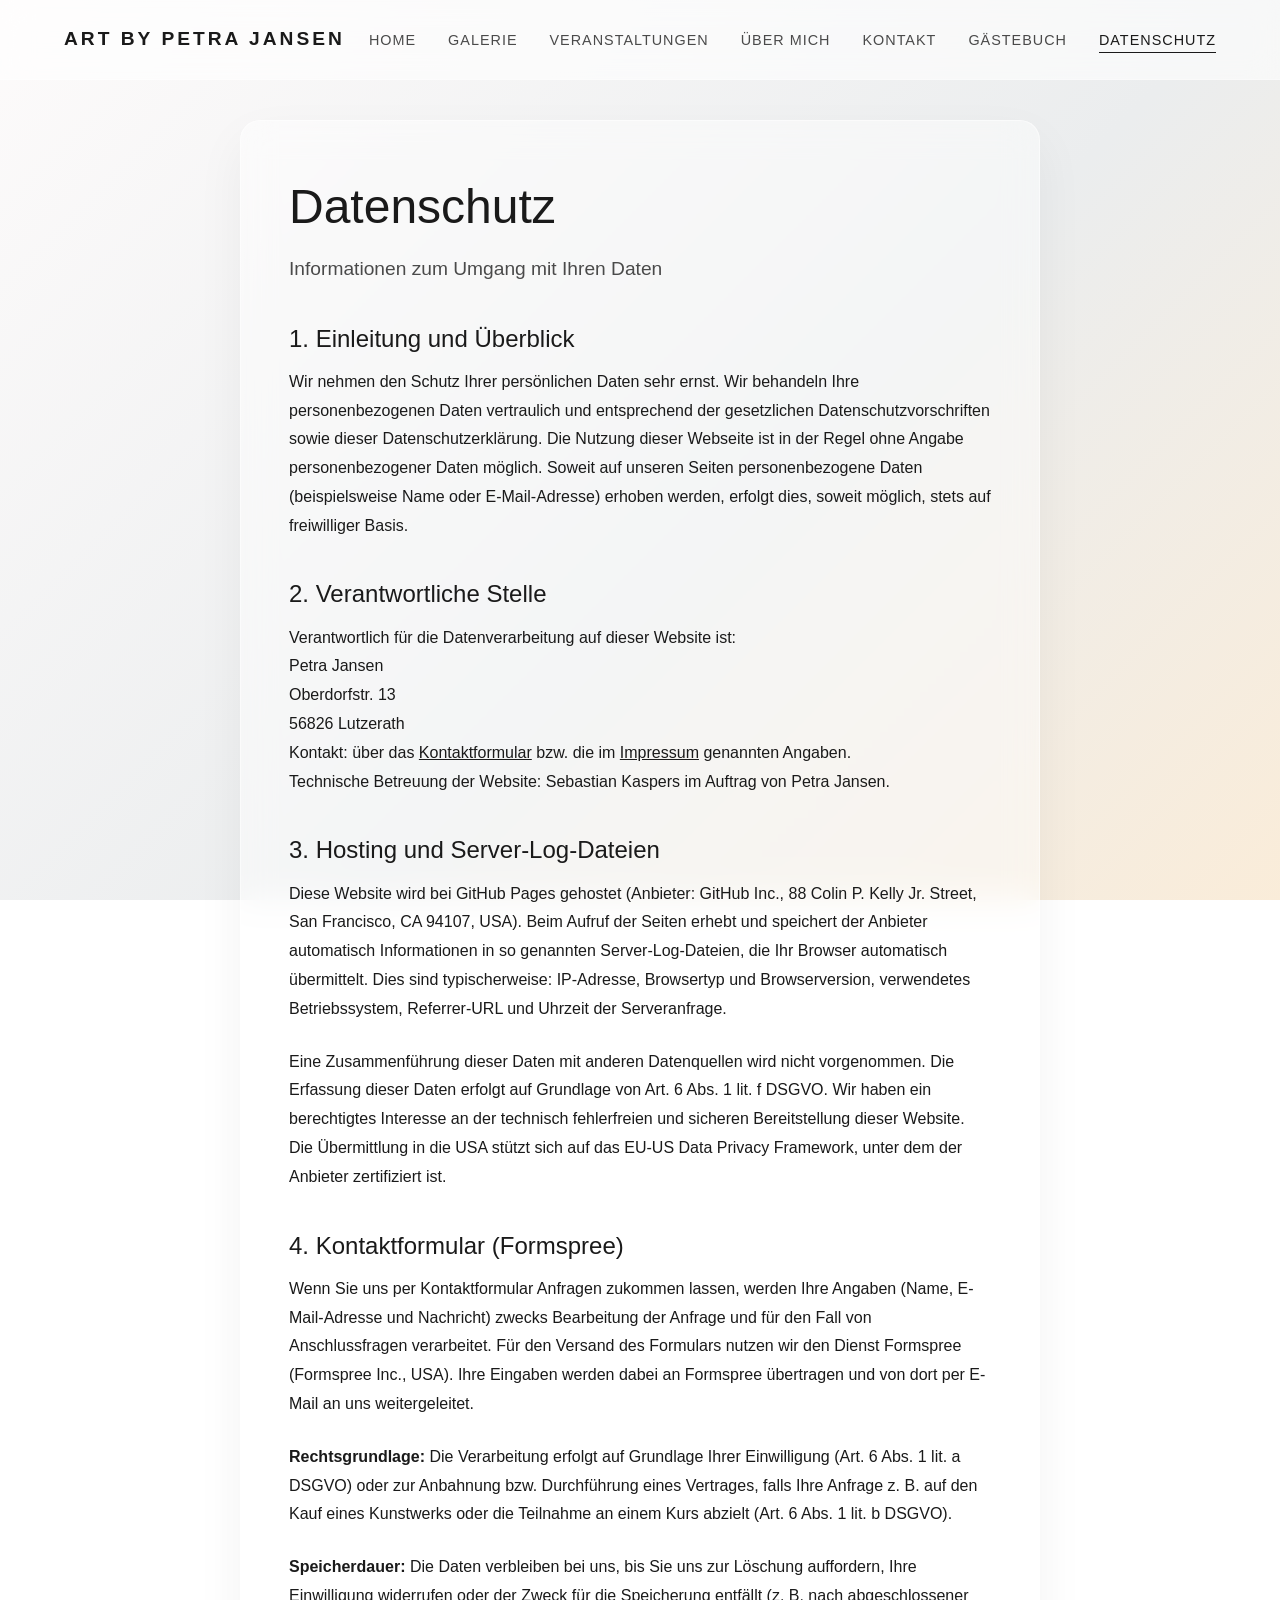
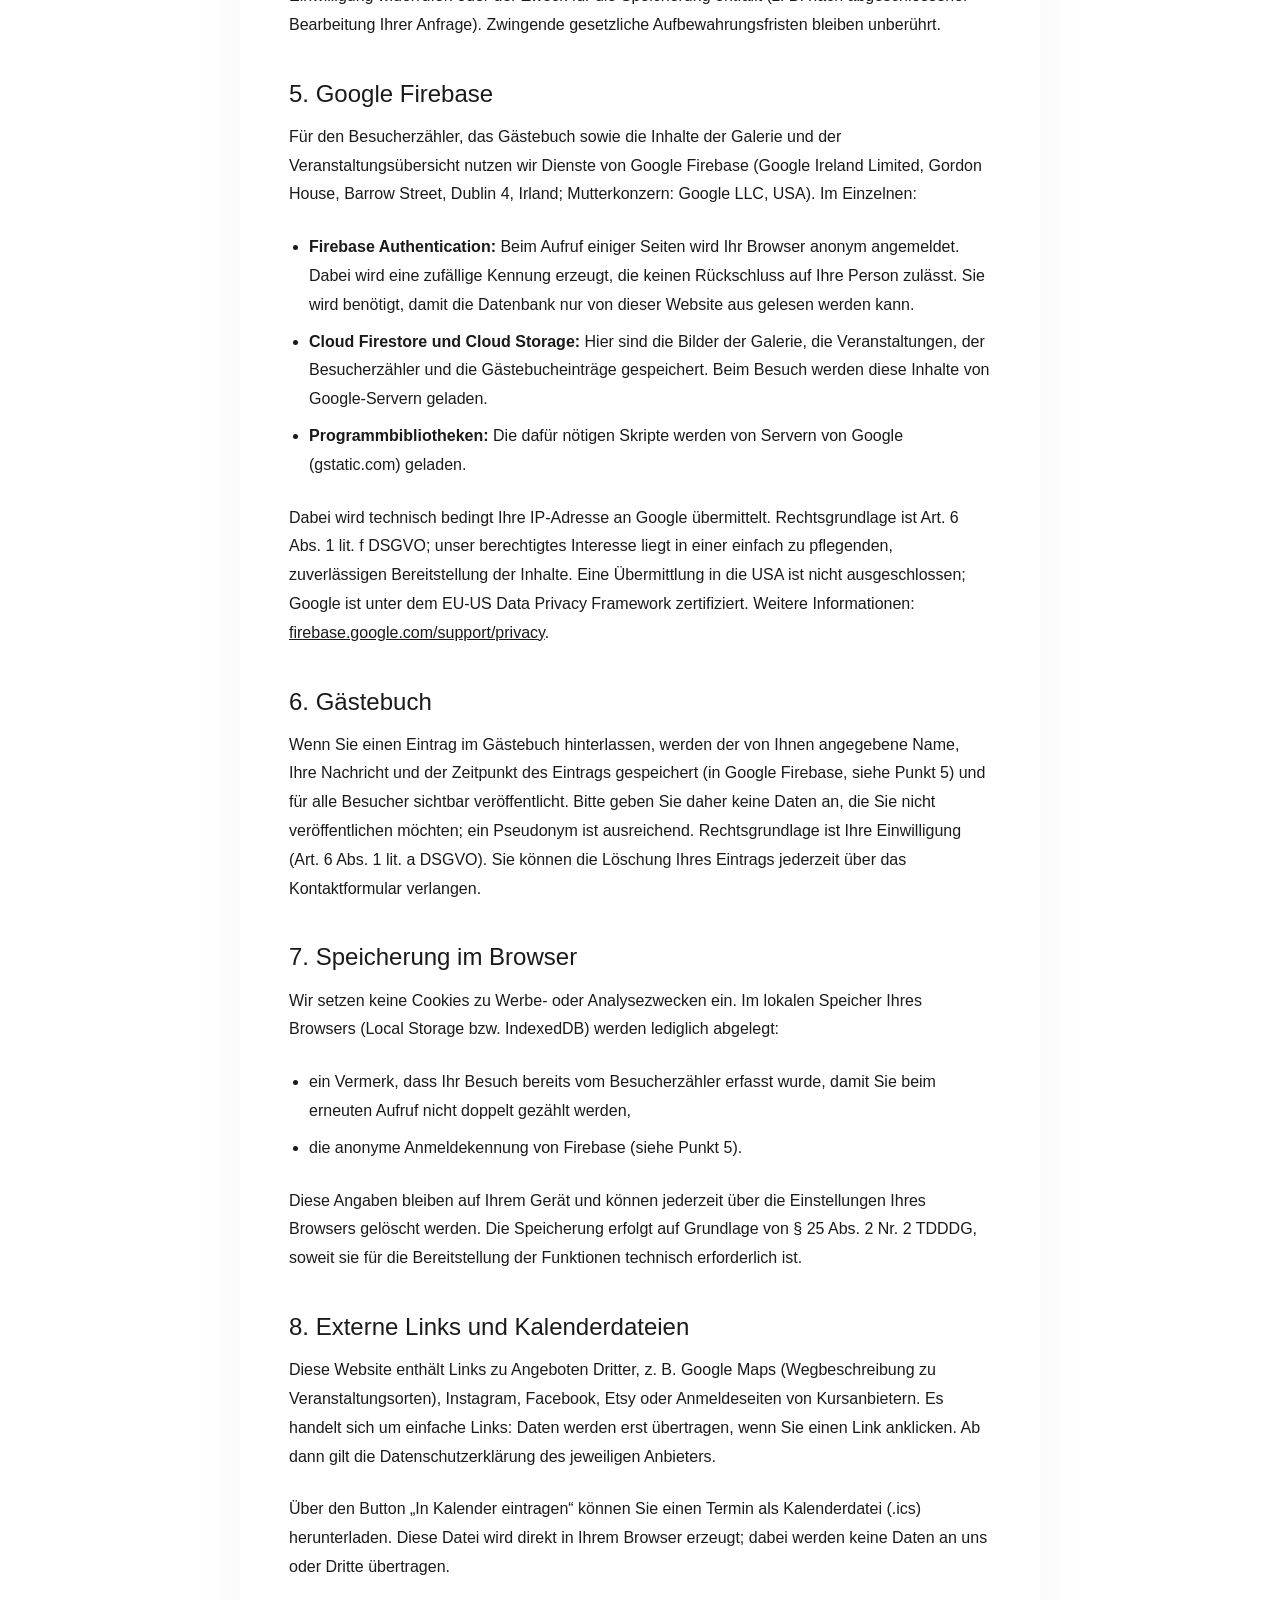
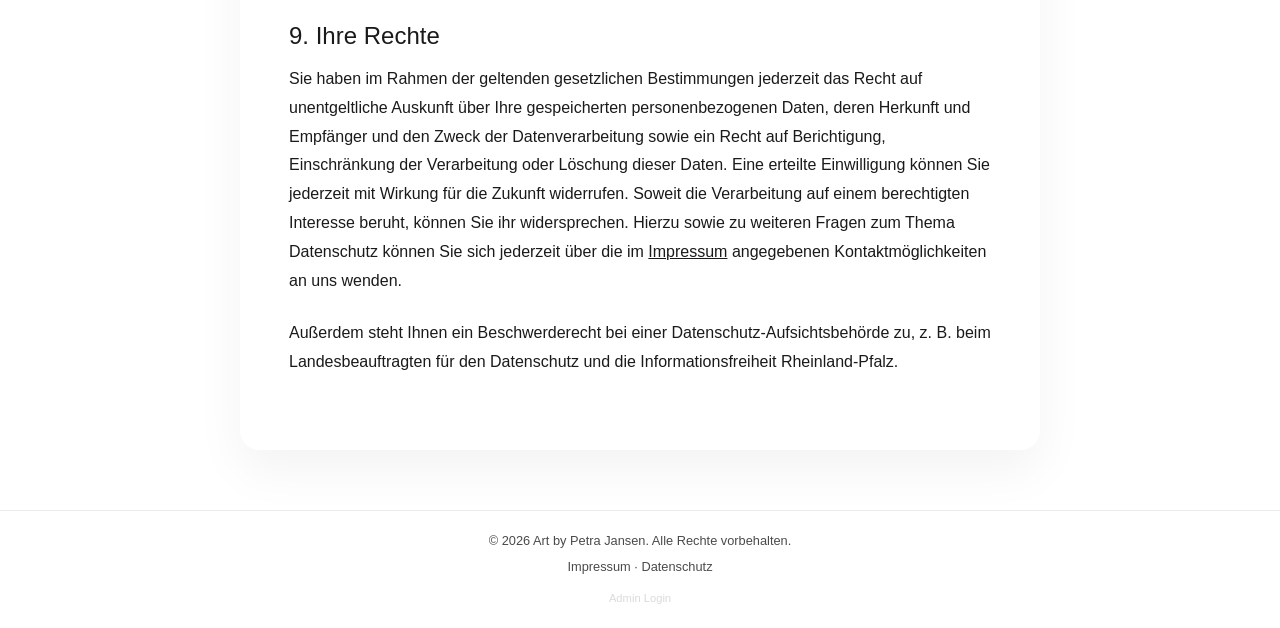
<file: datenschutz.html>
<!DOCTYPE html>
<html lang="de">
<head>
    <meta charset="UTF-8">
    <meta name="viewport" content="width=device-width, initial-scale=1.0">
    <title>Datenschutz @ Art by Petra Jansen</title>
    <link rel="stylesheet" href="css/style.css?v=8">
</head>
<body class="theme-1 fluid-background">

    <header class="site-header fixed-header">
        <div class="logo">
            <a href="index.html">Art by Petra Jansen</a>
        </div>
        <nav class="main-nav">
            <ul>
                <li><a href="index.html">Home</a></li>
                <li><a href="galerie.html">Galerie</a></li>
                <li><a href="ausstellungen.html">Veranstaltungen</a></li>
                <li><a href="ueber-mich.html">Über mich</a></li>
                <li><a href="kontakt.html">Kontakt</a></li>
                <li><a href="gaestebuch.html">Gästebuch</a></li>
                <li><a href="datenschutz.html" class="active">Datenschutz</a></li>
            </ul>
        </nav>
    </header>

    <main class="page-container">

        <div class="glass-panel legal-text" style="max-width: 800px; margin: 0 auto;">
            <h1 class="page-title">Datenschutz</h1>
            <p class="page-subtitle">Informationen zum Umgang mit Ihren Daten</p>

            <div style="margin-top: 2rem; color: var(--text-main); line-height: 1.8;">

                <h2>1. Einleitung und Überblick</h2>
                <p>
                    Wir nehmen den Schutz Ihrer persönlichen Daten sehr ernst. Wir behandeln Ihre personenbezogenen Daten vertraulich und entsprechend der gesetzlichen Datenschutzvorschriften sowie dieser Datenschutzerklärung. Die Nutzung dieser Webseite ist in der Regel ohne Angabe personenbezogener Daten möglich. Soweit auf unseren Seiten personenbezogene Daten (beispielsweise Name oder E-Mail-Adresse) erhoben werden, erfolgt dies, soweit möglich, stets auf freiwilliger Basis.
                </p>

                <h2>2. Verantwortliche Stelle</h2>
                <p>
                    Verantwortlich für die Datenverarbeitung auf dieser Website ist:<br>
                    Petra Jansen<br>
                    Oberdorfstr. 13<br>
                    56826 Lutzerath<br>
                    Kontakt: über das <a href="kontakt.html">Kontaktformular</a> bzw. die im <a href="impressum.html">Impressum</a> genannten Angaben.<br>
                    Technische Betreuung der Website: Sebastian Kaspers im Auftrag von Petra Jansen.
                </p>

                <h2>3. Hosting und Server-Log-Dateien</h2>
                <p>
                    Diese Website wird bei GitHub Pages gehostet (Anbieter: GitHub Inc., 88 Colin P. Kelly Jr. Street, San Francisco, CA 94107, USA). Beim Aufruf der Seiten erhebt und speichert der Anbieter automatisch Informationen in so genannten Server-Log-Dateien, die Ihr Browser automatisch übermittelt. Dies sind typischerweise: IP-Adresse, Browsertyp und Browserversion, verwendetes Betriebssystem, Referrer-URL und Uhrzeit der Serveranfrage.
                </p>
                <p>
                    Eine Zusammenführung dieser Daten mit anderen Datenquellen wird nicht vorgenommen. Die Erfassung dieser Daten erfolgt auf Grundlage von Art. 6 Abs. 1 lit. f DSGVO. Wir haben ein berechtigtes Interesse an der technisch fehlerfreien und sicheren Bereitstellung dieser Website. Die Übermittlung in die USA stützt sich auf das EU-US Data Privacy Framework, unter dem der Anbieter zertifiziert ist.
                </p>

                <h2>4. Kontaktformular (Formspree)</h2>
                <p>
                    Wenn Sie uns per Kontaktformular Anfragen zukommen lassen, werden Ihre Angaben (Name, E-Mail-Adresse und Nachricht) zwecks Bearbeitung der Anfrage und für den Fall von Anschlussfragen verarbeitet. Für den Versand des Formulars nutzen wir den Dienst Formspree (Formspree Inc., USA). Ihre Eingaben werden dabei an Formspree übertragen und von dort per E-Mail an uns weitergeleitet.
                </p>
                <p>
                    <strong>Rechtsgrundlage:</strong> Die Verarbeitung erfolgt auf Grundlage Ihrer Einwilligung (Art. 6 Abs. 1 lit. a DSGVO) oder zur Anbahnung bzw. Durchführung eines Vertrages, falls Ihre Anfrage z.&nbsp;B. auf den Kauf eines Kunstwerks oder die Teilnahme an einem Kurs abzielt (Art. 6 Abs. 1 lit. b DSGVO).
                </p>
                <p>
                    <strong>Speicherdauer:</strong> Die Daten verbleiben bei uns, bis Sie uns zur Löschung auffordern, Ihre Einwilligung widerrufen oder der Zweck für die Speicherung entfällt (z.&nbsp;B. nach abgeschlossener Bearbeitung Ihrer Anfrage). Zwingende gesetzliche Aufbewahrungsfristen bleiben unberührt.
                </p>

                <h2>5. Google Firebase</h2>
                <p>
                    Für den Besucherzähler, das Gästebuch sowie die Inhalte der Galerie und der Veranstaltungsübersicht nutzen wir Dienste von Google Firebase (Google Ireland Limited, Gordon House, Barrow Street, Dublin 4, Irland; Mutterkonzern: Google LLC, USA). Im Einzelnen:
                </p>
                <ul>
                    <li><strong>Firebase Authentication:</strong> Beim Aufruf einiger Seiten wird Ihr Browser anonym angemeldet. Dabei wird eine zufällige Kennung erzeugt, die keinen Rückschluss auf Ihre Person zulässt. Sie wird benötigt, damit die Datenbank nur von dieser Website aus gelesen werden kann.</li>
                    <li><strong>Cloud Firestore und Cloud Storage:</strong> Hier sind die Bilder der Galerie, die Veranstaltungen, der Besucherzähler und die Gästebucheinträge gespeichert. Beim Besuch werden diese Inhalte von Google-Servern geladen.</li>
                    <li><strong>Programmbibliotheken:</strong> Die dafür nötigen Skripte werden von Servern von Google (gstatic.com) geladen.</li>
                </ul>
                <p>
                    Dabei wird technisch bedingt Ihre IP-Adresse an Google übermittelt. Rechtsgrundlage ist Art. 6 Abs. 1 lit. f DSGVO; unser berechtigtes Interesse liegt in einer einfach zu pflegenden, zuverlässigen Bereitstellung der Inhalte. Eine Übermittlung in die USA ist nicht ausgeschlossen; Google ist unter dem EU-US Data Privacy Framework zertifiziert. Weitere Informationen: <a href="https://firebase.google.com/support/privacy" target="_blank" rel="noopener">firebase.google.com/support/privacy</a>.
                </p>

                <h2>6. Gästebuch</h2>
                <p>
                    Wenn Sie einen Eintrag im Gästebuch hinterlassen, werden der von Ihnen angegebene Name, Ihre Nachricht und der Zeitpunkt des Eintrags gespeichert (in Google Firebase, siehe Punkt 5) und für alle Besucher sichtbar veröffentlicht. Bitte geben Sie daher keine Daten an, die Sie nicht veröffentlichen möchten; ein Pseudonym ist ausreichend. Rechtsgrundlage ist Ihre Einwilligung (Art. 6 Abs. 1 lit. a DSGVO). Sie können die Löschung Ihres Eintrags jederzeit über das Kontaktformular verlangen.
                </p>

                <h2>7. Speicherung im Browser</h2>
                <p>
                    Wir setzen keine Cookies zu Werbe- oder Analysezwecken ein. Im lokalen Speicher Ihres Browsers (Local Storage bzw. IndexedDB) werden lediglich abgelegt:
                </p>
                <ul>
                    <li>ein Vermerk, dass Ihr Besuch bereits vom Besucherzähler erfasst wurde, damit Sie beim erneuten Aufruf nicht doppelt gezählt werden,</li>
                    <li>die anonyme Anmeldekennung von Firebase (siehe Punkt 5).</li>
                </ul>
                <p>
                    Diese Angaben bleiben auf Ihrem Gerät und können jederzeit über die Einstellungen Ihres Browsers gelöscht werden. Die Speicherung erfolgt auf Grundlage von § 25 Abs. 2 Nr. 2 TDDDG, soweit sie für die Bereitstellung der Funktionen technisch erforderlich ist.
                </p>

                <h2>8. Externe Links und Kalenderdateien</h2>
                <p>
                    Diese Website enthält Links zu Angeboten Dritter, z.&nbsp;B. Google Maps (Wegbeschreibung zu Veranstaltungsorten), Instagram, Facebook, Etsy oder Anmeldeseiten von Kursanbietern. Es handelt sich um einfache Links: Daten werden erst übertragen, wenn Sie einen Link anklicken. Ab dann gilt die Datenschutzerklärung des jeweiligen Anbieters.
                </p>
                <p>
                    Über den Button „In Kalender eintragen“ können Sie einen Termin als Kalenderdatei (.ics) herunterladen. Diese Datei wird direkt in Ihrem Browser erzeugt; dabei werden keine Daten an uns oder Dritte übertragen.
                </p>

                <h2>9. Ihre Rechte</h2>
                <p>
                    Sie haben im Rahmen der geltenden gesetzlichen Bestimmungen jederzeit das Recht auf unentgeltliche Auskunft über Ihre gespeicherten personenbezogenen Daten, deren Herkunft und Empfänger und den Zweck der Datenverarbeitung sowie ein Recht auf Berichtigung, Einschränkung der Verarbeitung oder Löschung dieser Daten. Eine erteilte Einwilligung können Sie jederzeit mit Wirkung für die Zukunft widerrufen. Soweit die Verarbeitung auf einem berechtigten Interesse beruht, können Sie ihr widersprechen. Hierzu sowie zu weiteren Fragen zum Thema Datenschutz können Sie sich jederzeit über die im <a href="impressum.html">Impressum</a> angegebenen Kontaktmöglichkeiten an uns wenden.
                </p>
                <p>
                    Außerdem steht Ihnen ein Beschwerderecht bei einer Datenschutz-Aufsichtsbehörde zu, z.&nbsp;B. beim Landesbeauftragten für den Datenschutz und die Informationsfreiheit Rheinland-Pfalz.
                </p>
            </div>
        </div>

    </main>

    <footer class="site-footer simple-footer">
        <p>&copy; 2026 Art by Petra Jansen. Alle Rechte vorbehalten.</p>
        <p class="footer-legal"><a href="impressum.html">Impressum</a> &middot; <a href="datenschutz.html">Datenschutz</a></p>
        <p style="margin-top: 10px;">
            <a href="admin.html" style="color: var(--text-muted); opacity: 0.2; text-decoration: none; font-size: 0.7rem; transition: opacity 0.3s;" onmouseover="this.style.opacity='1'" onmouseout="this.style.opacity='0.2'">Admin Login</a>
        </p>
    </footer>

    <script src="js/main.js?v=3"></script>
</body>
</html>
</file>
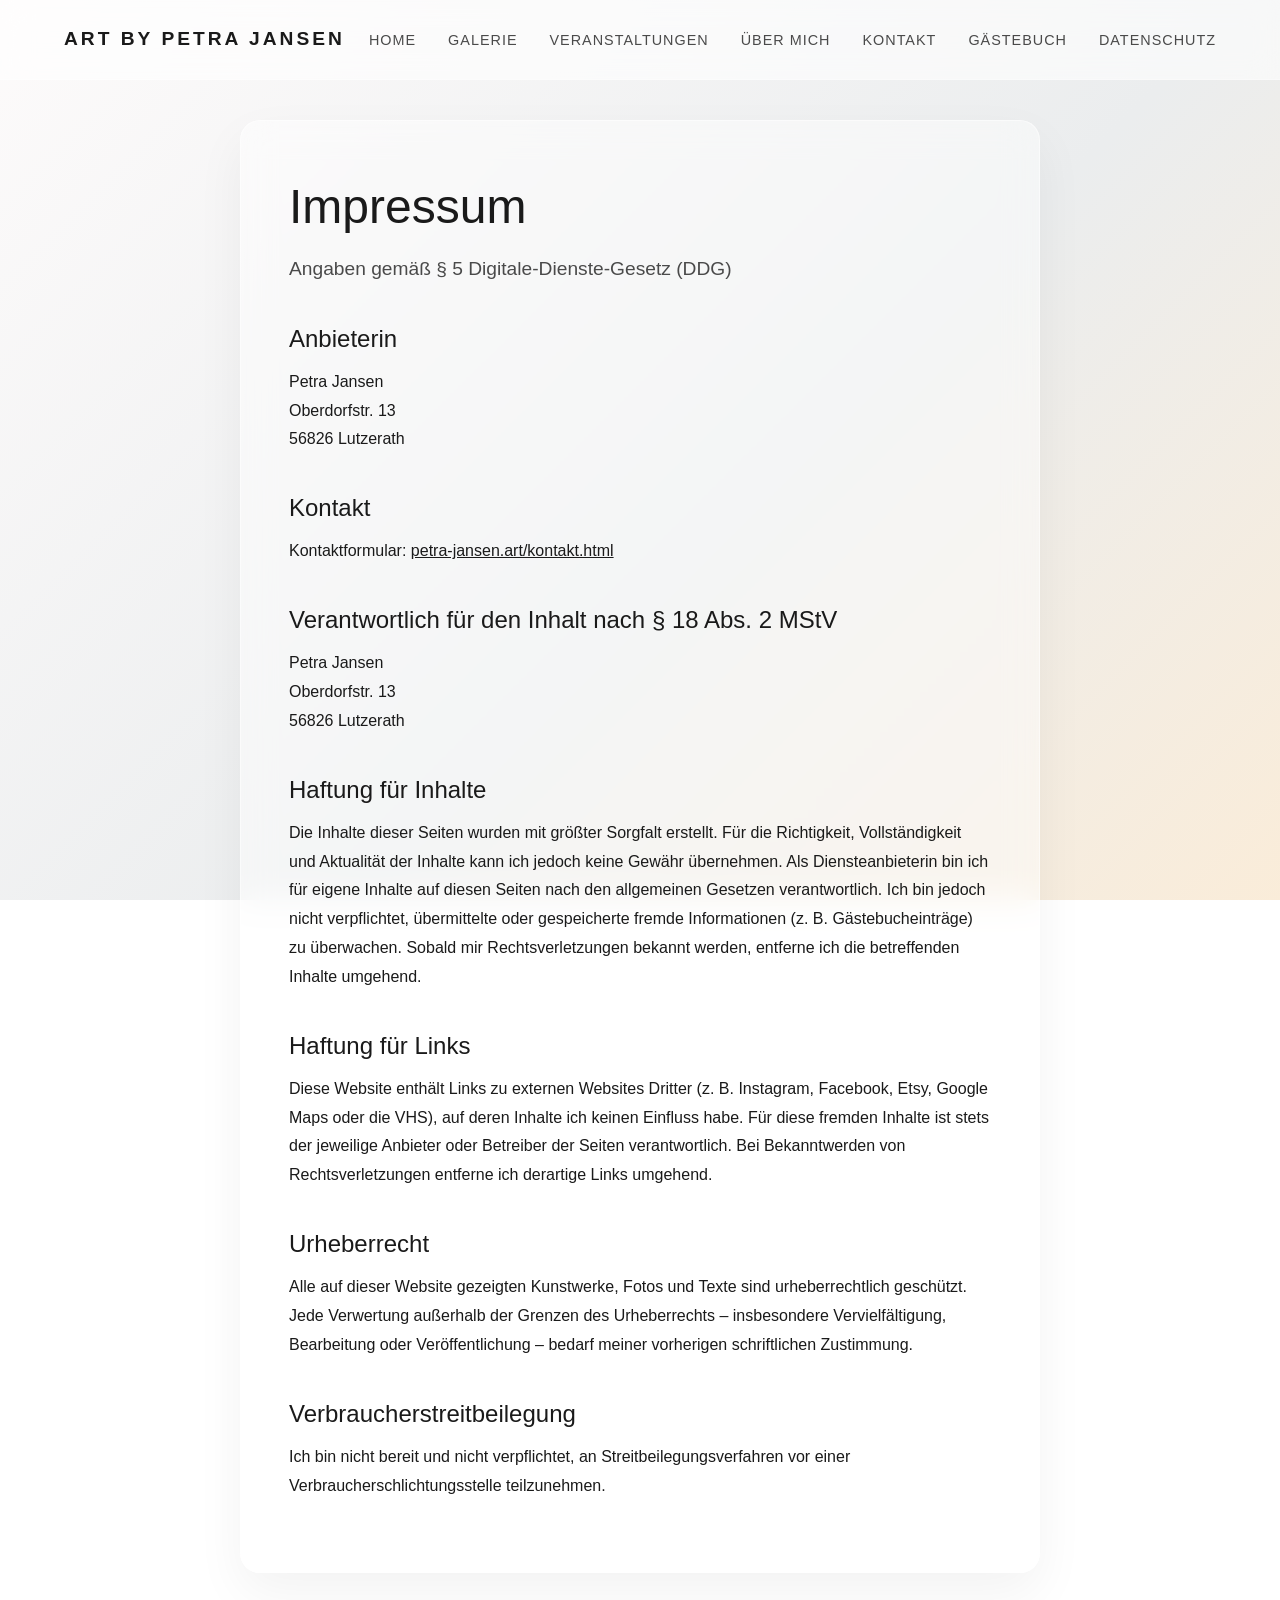
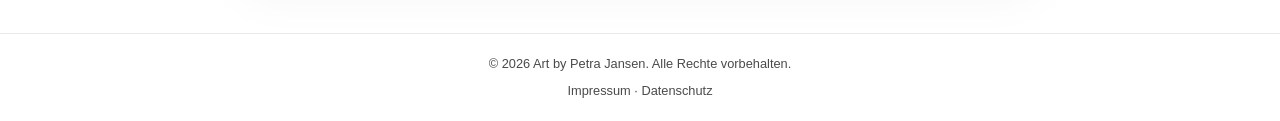
<file: impressum.html>
<!DOCTYPE html>
<html lang="de">
<head>
    <meta charset="UTF-8">
    <meta name="viewport" content="width=device-width, initial-scale=1.0">
    <meta name="description" content="Impressum der Website Art by Petra Jansen, Lutzerath.">
    <title>Impressum @ Art by Petra Jansen</title>
    <link rel="stylesheet" href="css/style.css?v=8">
</head>
<body class="theme-1 fluid-background">

    <header class="site-header fixed-header">
        <div class="logo">
            <a href="index.html">Art by Petra Jansen</a>
        </div>
        <nav class="main-nav">
            <ul>
                <li><a href="index.html">Home</a></li>
                <li><a href="galerie.html">Galerie</a></li>
                <li><a href="ausstellungen.html">Veranstaltungen</a></li>
                <li><a href="ueber-mich.html">Über mich</a></li>
                <li><a href="kontakt.html">Kontakt</a></li>
                <li><a href="gaestebuch.html">Gästebuch</a></li>
                <li><a href="datenschutz.html">Datenschutz</a></li>
            </ul>
        </nav>
    </header>

    <main class="page-container">

        <div class="glass-panel legal-text" style="max-width: 800px; margin: 0 auto;">
            <h1 class="page-title">Impressum</h1>
            <p class="page-subtitle">Angaben gemäß § 5 Digitale-Dienste-Gesetz (DDG)</p>

            <div style="margin-top: 2rem; color: var(--text-main); line-height: 1.8;">

                <h2>Anbieterin</h2>
                <p>
                    Petra Jansen<br>
                    Oberdorfstr. 13<br>
                    56826 Lutzerath
                </p>

                <h2>Kontakt</h2>
                <p>
                    <!-- TODO: E-Mail-Adresse ergänzen – ein Kontaktformular allein reicht für das Impressum nicht aus. -->
                    Kontaktformular: <a href="kontakt.html">petra-jansen.art/kontakt.html</a>
                </p>

                <h2>Verantwortlich für den Inhalt nach § 18 Abs. 2 MStV</h2>
                <p>
                    Petra Jansen<br>
                    Oberdorfstr. 13<br>
                    56826 Lutzerath
                </p>

                <h2>Haftung für Inhalte</h2>
                <p>
                    Die Inhalte dieser Seiten wurden mit größter Sorgfalt erstellt. Für die Richtigkeit,
                    Vollständigkeit und Aktualität der Inhalte kann ich jedoch keine Gewähr übernehmen.
                    Als Diensteanbieterin bin ich für eigene Inhalte auf diesen Seiten nach den allgemeinen
                    Gesetzen verantwortlich. Ich bin jedoch nicht verpflichtet, übermittelte oder gespeicherte
                    fremde Informationen (z.&nbsp;B. Gästebucheinträge) zu überwachen. Sobald mir Rechtsverletzungen
                    bekannt werden, entferne ich die betreffenden Inhalte umgehend.
                </p>

                <h2>Haftung für Links</h2>
                <p>
                    Diese Website enthält Links zu externen Websites Dritter (z.&nbsp;B. Instagram, Facebook, Etsy,
                    Google Maps oder die VHS), auf deren Inhalte ich keinen Einfluss habe. Für diese fremden Inhalte
                    ist stets der jeweilige Anbieter oder Betreiber der Seiten verantwortlich. Bei Bekanntwerden von
                    Rechtsverletzungen entferne ich derartige Links umgehend.
                </p>

                <h2>Urheberrecht</h2>
                <p>
                    Alle auf dieser Website gezeigten Kunstwerke, Fotos und Texte sind urheberrechtlich geschützt.
                    Jede Verwertung außerhalb der Grenzen des Urheberrechts – insbesondere Vervielfältigung,
                    Bearbeitung oder Veröffentlichung – bedarf meiner vorherigen schriftlichen Zustimmung.
                </p>

                <h2>Verbraucherstreitbeilegung</h2>
                <p>
                    Ich bin nicht bereit und nicht verpflichtet, an Streitbeilegungsverfahren vor einer
                    Verbraucherschlichtungsstelle teilzunehmen.
                </p>
            </div>
        </div>

    </main>

    <footer class="site-footer simple-footer">
        <p>&copy; 2026 Art by Petra Jansen. Alle Rechte vorbehalten.</p>
        <p class="footer-legal"><a href="impressum.html">Impressum</a> &middot; <a href="datenschutz.html">Datenschutz</a></p>
    </footer>

    <script src="js/main.js?v=3"></script>
</body>
</html>
</file>
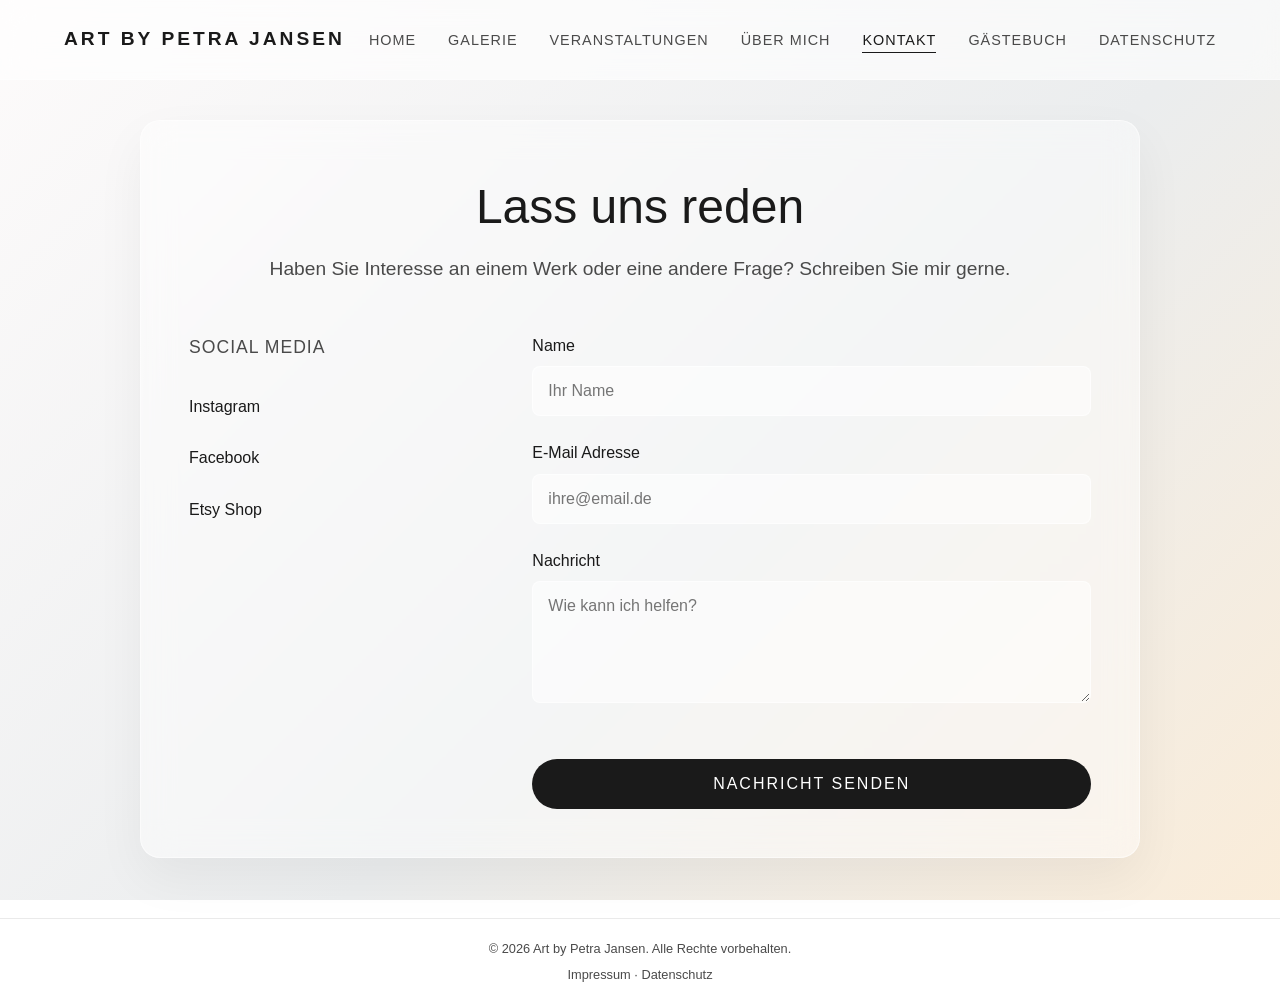
<file: kontakt.html>
<!DOCTYPE html>
<html lang="de">
<head>
    <meta charset="UTF-8">
    <meta name="viewport" content="width=device-width, initial-scale=1.0">
    <meta name="description" content="Offizielles Portfolio der Künstlerin Petra Jansen aus Lutzerath. Entdecke meine neuesten Kunstwerke, Malereien und Galerie-Projekte.">
    <title>Kontakt @ Art by Petra Jansen</title>
    <link rel="stylesheet" href="css/style.css?v=8">
</head>
<body class="theme-4 fluid-background">

    <header class="site-header fixed-header">
        <div class="logo">
            <a href="index.html">Art by Petra Jansen</a>
        </div>
        <nav class="main-nav">
            <ul>
                <li><a href="index.html">Home</a></li>
                <li><a href="galerie.html">Galerie</a></li>
                <li><a href="ausstellungen.html">Veranstaltungen</a></li>
                <li><a href="ueber-mich.html">Über mich</a></li>
                <li><a href="kontakt.html" class="active">Kontakt</a></li>
                <li><a href="gaestebuch.html">Gästebuch</a></li>
                <li><a href="datenschutz.html">Datenschutz</a></li>
            </ul>
        </nav>
    </header>

    <main class="page-container">
        
        <div class="glass-panel contact-panel">
            <div class="contact-header">
                <h1 class="page-title">Lass uns reden</h1>
                <p class="page-subtitle">Haben Sie Interesse an einem Werk oder eine andere Frage? Schreiben Sie mir gerne.</p>
            </div>

            <div class="contact-grid">
                
                <div class="contact-info">

                    <div class="info-block social-block">
                        <h3>Social Media</h3><br>
                        <a href="https://www.instagram.com/acrylpur/" class="social-link">Instagram</a><br><br>
                        <a href="https://www.facebook.com/pjansen4" class="social-link">Facebook</a><br><br>
                        <a href="https://petrajansenart.etsy.com/" class="social-link" target="_blank" rel="noopener">Etsy Shop</a>
                    </div>
                </div>

                <div class="contact-form-wrapper">
                    
                    <!-- 
                         Das Formular läuft nun über Formspree. 
                         Ersetze "DEINE_FORMSPREE_ID" mit dem Code, den du nach der Anmeldung erhältst. 
                    -->
                    <form action="https://formspree.io/f/mreopadp" method="POST" class="glass-form">
                        
                        <div class="form-group">
                            <label for="name">Name</label>
                            <input type="text" id="name" name="name" required placeholder="Ihr Name" maxlength="100">
                        </div>
                        
                        <div class="form-group">
                            <label for="email">E-Mail Adresse</label>
                            <!-- Das name-Attribut "email" bzw. "_replyto" sorgt dafür, dass Formspree weiß, wem du antworten kannst -->
                            <input type="email" id="email" name="_replyto" required placeholder="ihre@email.de" maxlength="150">
                        </div>
                        
                        <div class="form-group">
                            <label for="message">Nachricht</label>
                            <textarea id="message" name="message" rows="5" required placeholder="Wie kann ich helfen?" maxlength="2000"></textarea>
                        </div>
                        
                        <!-- Verhindert Spam-Bots (Honeypot) -->
                        <input type="text" name="_gotcha" style="display:none" />


                        <button type="submit" class="btn btn-large submit-btn">Nachricht senden</button>
                    </form>

                </div>

            </div>
        </div>

    </main>

    <footer class="site-footer simple-footer">
        <p>&copy; 2026 Art by Petra Jansen. Alle Rechte vorbehalten.</p>
        <p class="footer-legal"><a href="impressum.html">Impressum</a> &middot; <a href="datenschutz.html">Datenschutz</a></p>    </footer>

    <script src="js/main.js?v=3"></script>
</body>
</html>
</file>
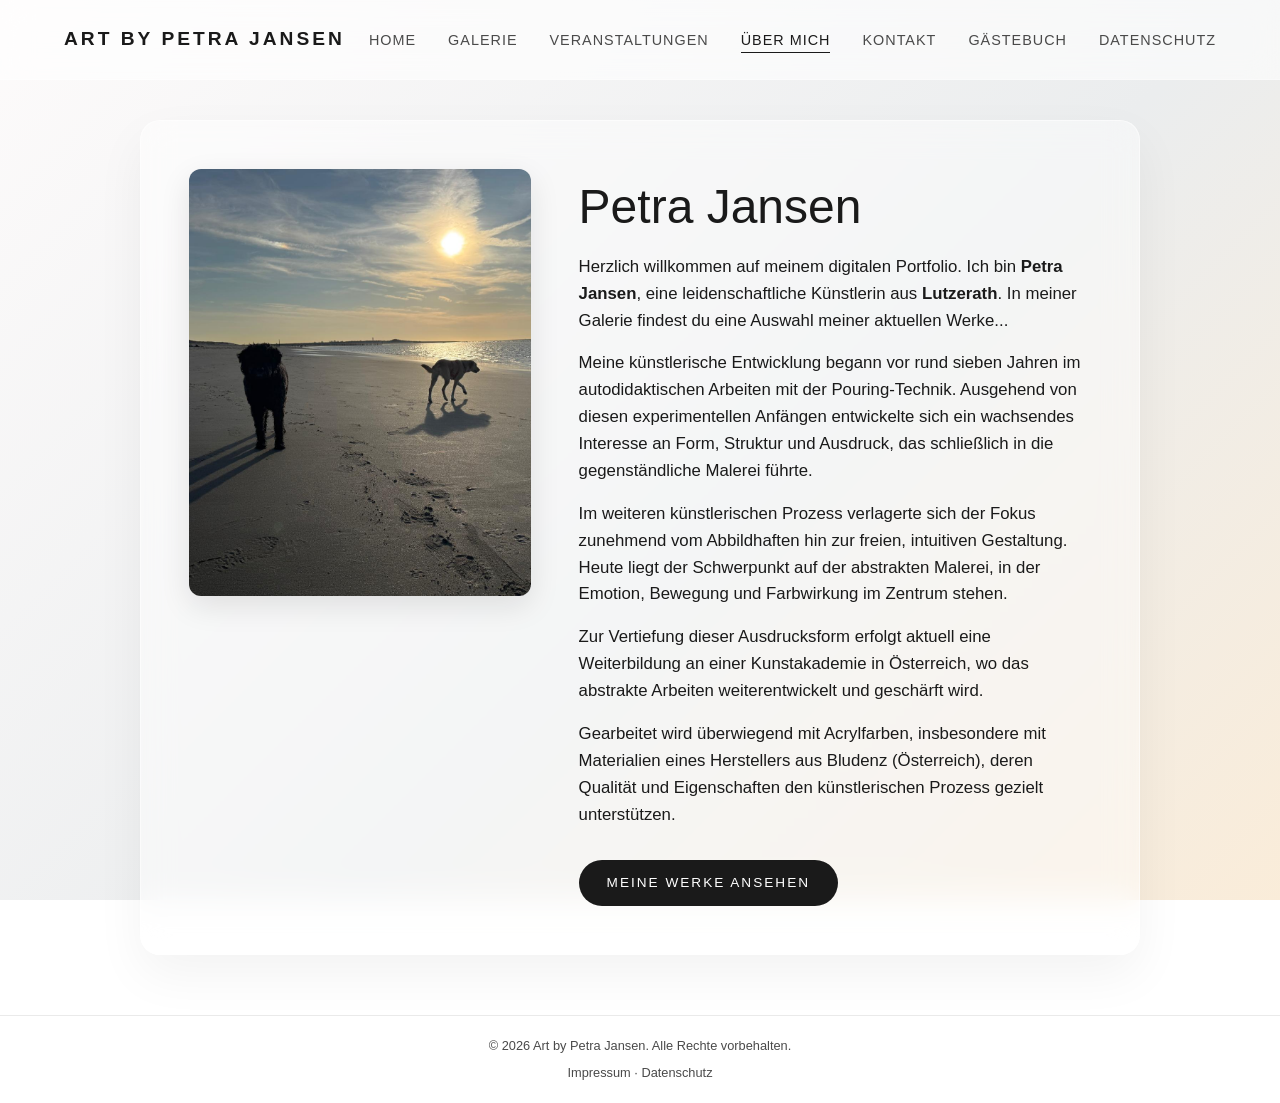
<file: ueber-mich.html>
<!DOCTYPE html>
<html lang="de">
<head>
    <meta charset="UTF-8">
    <meta name="viewport" content="width=device-width, initial-scale=1.0">
    <meta name="description" content="Offizielles Portfolio der Künstlerin Petra Jansen aus Lutzerath. Entdecke meine neuesten Kunstwerke, Malereien und Galerie-Projekte.">
    <title>Über mich @ Art by Petra Jansen</title>
    <link rel="stylesheet" href="css/style.css?v=8">
</head>
<body class="theme-3 fluid-background">

    <header class="site-header fixed-header">
        <div class="logo">
            <a href="index.html">Art by Petra Jansen</a>
        </div>
        <nav class="main-nav">
            <ul>
                <li><a href="index.html">Home</a></li>
                <li><a href="galerie.html">Galerie</a></li>
                <li><a href="ausstellungen.html">Veranstaltungen</a></li>
                <li><a href="ueber-mich.html" class="active">Über mich</a></li>
                <li><a href="kontakt.html">Kontakt</a></li>
                <li><a href="gaestebuch.html">Gästebuch</a></li>
                <li><a href="datenschutz.html">Datenschutz</a></li>
            </ul>
        </nav>
    </header>

    <main class="page-container">
        
        <div class="glass-panel about-panel">
            <div class="about-grid">

                <div class="about-image-wrapper">
                    <img src="assets/images/lunakeewo.jpg.jpeg" class="about-img">
                </div>

                <div class="about-text-content">
                    <h1 class="page-title">Petra Jansen</h1>
                    
                    <div class="about-text">
                        <p>
                        Herzlich willkommen auf meinem digitalen Portfolio. Ich bin <strong>Petra Jansen</strong>, 
                        eine leidenschaftliche Künstlerin aus <strong>Lutzerath</strong>. In meiner Galerie 
                        findest du eine Auswahl meiner aktuellen Werke...
                        </p>
                        <p>Meine künstlerische Entwicklung begann vor rund sieben Jahren im autodidaktischen Arbeiten mit der Pouring-Technik. Ausgehend von diesen experimentellen Anfängen entwickelte sich ein wachsendes Interesse an Form, Struktur und Ausdruck, das schließlich in die gegenständliche Malerei führte.</p>
                        
                        <p>Im weiteren künstlerischen Prozess verlagerte sich der Fokus zunehmend vom Abbildhaften hin zur freien, intuitiven Gestaltung. Heute liegt der Schwerpunkt auf der abstrakten Malerei, in der Emotion, Bewegung und Farbwirkung im Zentrum stehen.</p>

                        <p>Zur Vertiefung dieser Ausdrucksform erfolgt aktuell eine Weiterbildung an einer Kunstakademie in Österreich, wo das abstrakte Arbeiten weiterentwickelt und geschärft wird.</p>

                        <p>Gearbeitet wird überwiegend mit Acrylfarben, insbesondere mit Materialien eines Herstellers aus Bludenz (Österreich), deren Qualität und Eigenschaften den künstlerischen Prozess gezielt unterstützen.</p>
                        
                        <div class="about-actions">
                             <a href="galerie.html" class="btn">Meine Werke ansehen</a>
                        </div>
                    </div>
                </div>

            </div>
        </div>

    </main>

    <footer class="site-footer simple-footer">
        <p>&copy; 2026 Art by Petra Jansen. Alle Rechte vorbehalten.</p>
        <p class="footer-legal"><a href="impressum.html">Impressum</a> &middot; <a href="datenschutz.html">Datenschutz</a></p>    </footer>

    <script src="js/main.js?v=3"></script>
</body>
</html>
</file>
<file: css/style.css>
/* =========================================
   GRUNDEINSTELLUNGEN & VARIABLEN
   ========================================= */
:root {
    --text-main: #1a1a1a;        
    --text-muted: #4a4a4a;        
    --white: #ffffff;
    --font-main: 'Helvetica Neue', Helvetica, Arial, sans-serif;
}

* {
    margin: 0;
    padding: 0;
    box-sizing: border-box;
}

body {
    font-family: var(--font-main);
    color: var(--text-main);
    line-height: 1.6;
    -webkit-font-smoothing: antialiased; 
}

body::before {
    content: "";
    position: fixed;
    top: 0;
    left: 0;
    right: 0;
    bottom: 0;
    z-index: -1; /* Legt den Container komplett in den Hintergrund */
    
    background: linear-gradient(135deg, 
        #fdfbfb, #ebedee, /* Hell / Neutral */
        #ffecd2, #fcb69f, /* Warm / Pfirsich */
        #cfd9df, #e2ebf0, /* Kühl / Blau-Grau */
        #e0c3fc, #8ec5fc  /* Kreativ / Lila-Blau */
    );
    background-size: 400% 400%;
    /* Permanente, weiche Animation */
    animation: gradientMove 15s ease infinite alternate; 
}

/* Scroll-Snapping */
.scroll-snap-container {
    height: 100vh;
    overflow: hidden;
}

/* =========================================
   TYPOGRAFIE & BUTTONS
   ========================================= */
h1, h2, h3 { font-weight: 300; }

.btn {
    display: inline-block;
    padding: 12px 28px;
    background-color: var(--text-main);
    color: var(--white);
    text-decoration: none;
    text-transform: uppercase;
    font-size: 0.85rem;
    letter-spacing: 2px;
    transition: all 0.3s ease;
    border-radius: 30px; 
}

.btn:hover {
    background-color: var(--text-muted);
    transform: translateY(-2px);
    box-shadow: 0 4px 10px rgba(0,0,0,0.1);
}

.btn-large {
    padding: 16px 36px;
    font-size: 1rem;
    margin-top: 1.5rem;
}

.btn-outline {
    background-color: transparent;
    color: var(--text-main);
    border: 1px solid var(--text-main);
}

.btn-outline:hover {
    background-color: var(--text-main);
    color: var(--white);
}

/* =========================================
   KOPFZEILE & NAVIGATION (Immer oben!)
   ========================================= */
.fixed-header {
    position: fixed;
    top: 0;
    left: 0;
    width: 100%;
    z-index: 1000;
    /* Ein moderner Glas-Effekt (Frosted Glass), damit der Farbverlauf durchscheint */
    background-color: rgba(255, 255, 255, 0.6);
    backdrop-filter: blur(15px);
    -webkit-backdrop-filter: blur(15px);
    border-bottom: 1px solid rgba(255, 255, 255, 0.3);
}

.site-header {
    display: flex;
    justify-content: space-between;
    align-items: center;
    padding: 1.5rem 5%;
    transition: padding 0.3s ease;
}

.logo a {
    font-size: 1.2rem;
    font-weight: bold;
    text-transform: uppercase;
    letter-spacing: 3px;
    text-decoration: none;
    color: var(--text-main);
}

.main-nav ul {
    list-style: none;
    display: flex;
    gap: 2rem;
}

.main-nav a {
    text-decoration: none;
    color: var(--text-muted);
    font-size: 0.9rem;
    text-transform: uppercase;
    letter-spacing: 1px;
    transition: color 0.3s ease;
}

.main-nav a:hover,
.main-nav a.active {
    color: var(--text-main);
    border-bottom: 1px solid var(--text-main);
    padding-bottom: 4px;
}

/* =========================================
   PRÄSENTATIONS-SLIDES
   ========================================= */
.presentation-slide {
    height: 100vh; 
    width: 100%;
    scroll-snap-align: start;
    display: flex;
    align-items: center;
    justify-content: center;
    text-align: center;
    position: relative;
    padding: 0 20px;
}

.slide-content {
    max-width: 800px;
    /* Leichtes Einblenden von unten für Text (wird durch JS getriggert) */
    opacity: 0;
    transform: translateY(30px);
    transition: opacity 0.8s ease, transform 0.8s ease;
}


.presentation-slide.is-visible .slide-content {
    opacity: 1;
    transform: translateY(0);
}

.massive-title {
    font-size: 4.5rem;
    font-weight: 200;
    letter-spacing: 2px;
    line-height: 1.1;
    margin-bottom: 0.5rem;
}

/* Erste Folie: Platz für den fixierten Header reservieren, damit der Titel
   nicht dahinter rutscht. Die Header-Höhe (auf dem Handy variabel, weil die
   Navigation umbricht) wird per JS in --header-h gesetzt. "safe center"
   zentriert auf großen Schirmen und richtet bei zu wenig Platz oben aus
   (statt den Titel abzuschneiden). */
.presentation-slide.hero-slide {
    align-items: safe center;
    padding-top: calc(var(--header-h, 80px) + 20px);
    padding-bottom: 28px;
}

.subtitle {
    font-size: 1.5rem;
    color: var(--text-muted);
    letter-spacing: 1px;
}

.presentation-slide h2 {
    font-size: 3rem;
    margin-bottom: 1.5rem;
}

.presentation-slide p {
    font-size: 1.2rem;
    margin-bottom: 1rem;
}

/* Der hüpfende Pfeil auf Slide 1 */
.scroll-indicator {
    position: absolute;
    bottom: 40px;
    left: 50%;
    transform: translateX(20%);
    font-size: 2rem;
    animation: bounce 3s infinite;
    opacity: 0.5;
}

@keyframes bounce {
    0%, 20%, 50%, 80%, 100% { transform: translateY(0) translateX(-50%); }
    40% { transform: translateY(-20px) translateX(-50%); }
    60% { transform: translateY(-10px) translateX(-50%); }
}

/* Integrierter Footer auf dem letzten Slide */
.slide-footer {
    position: absolute;
    bottom: 20px;
    width: 100%;
    text-align: center;
    font-size: 0.8rem;
    color: var(--text-muted);
    opacity: 0.7;
}

/* =========================================
   ABOUT TEASER & FOOTER
   ========================================= */
.about-teaser {
    text-align: center;
    padding: 6rem 20px;
    background-color: var(--white);
    border-top: 1px solid #eaeaea;
}

.about-teaser h2 {
    font-size: 2rem;
    margin-bottom: 1rem;
}

.about-teaser p {
    max-width: 600px;
    margin: 0 auto 2rem auto;
    color: var(--text-muted);
}

.site-footer {
    text-align: center;
    padding: 2rem;
    background-color: var(--white);
    border-top: 1px solid #eaeaea;
    color: #999;
    font-size: 0.85rem;
}



/* =========================================
   LIGHTBOX POP-UP (Für hochauflösende Bilder)
   ========================================= */
.lightbox {
    position: fixed;
    top: 0;
    left: 0;
    width: 100%;
    height: 100%;
    background-color: rgba(0, 0, 0, 0.9); /* Fast schwarzer, leicht transparenter Hintergrund */
    z-index: 1000; /* Liegt über allen anderen Elementen */
    display: none; /* Ist unsichtbar, bis JavaScript es auf 'flex' setzt */
    align-items: center;
    justify-content: center;
    flex-direction: column;
}

/* Die "Active" Klasse wird später durch JavaScript hinzugefügt */
.lightbox.active {
    display: flex;
}

.lightbox img {
    max-width: 90%;
    max-height: 80vh; /* Darf maximal 80% der Bildschirmhöhe einnehmen */
    object-fit: contain; /* Bild wird komplett angezeigt, nichts wird abgeschnitten */
    box-shadow: 0 0 20px rgba(0,0,0,0.5);
}

.lightbox-caption {
    color: white;
    margin-top: 15px;
    font-size: 1.2rem;
    letter-spacing: 1px;
}

.lightbox-close {
    position: absolute;
    top: 20px;
    right: 40px;
    color: white;
    font-size: 4rem;
    font-weight: 300;
    cursor: pointer;
    line-height: 1;
    transition: color 0.3s ease;
}

.lightbox-close:hover {
    color: #ccc;
}

/* Anpassung für Handys (damit es auf kleinen Displays gut aussieht) */
@media (max-width: 600px) {
    .insta-grid {
        gap: 2px;
    }
    .artwork-title {
        font-size: 0.9rem;
    }
    .lightbox-close {
        top: 10px;
        right: 20px;
        font-size: 3rem;
    }
}


/* =========================================
   GALERIE SHOWCASE 
   ========================================= */
.gallery-slide-grid {
    display: flex;
    flex-direction: row;
    justify-content: center;
    align-items: center;
    gap: 30px;
    width: 100%;
    max-width: 1000px;
    flex-wrap: wrap; /* Falls es auf Mobile zu eng wird */
}

.gallery-showcase-item {
    display: flex;
    flex-direction: column;
    align-items: center;
    justify-content: center;
    gap: 15px;
    max-width: 650px;
    
    /* Leichter Zoom-Effekt beim Einscrollen */
    opacity: 0;
    transform: scale(0.95);
    transition: opacity 1s ease, transform 1s ease;
}

.presentation-slide.is-visible .gallery-showcase-item {
    opacity: 1;
    transform: scale(1);
}

.gallery-showcase-img {
    max-height: 80%; 
    width: 100%;
    object-fit: contain; 
    box-shadow: 0 10px 25px rgba(0,0,0,0.15);
    border-radius: 6px; 
    cursor: pointer;
    transition: transform 0.4s ease;
}

.gallery-showcase-img:hover {
    transform: scale(1.03); /* Leichter Hover-Effekt, um Klickbarkeit zu zeigen */
}

.gallery-details {
    text-align: center;
    background: rgba(255, 255, 255, 0.4);
    padding: 8px 20px;
    border-radius: 30px;
    backdrop-filter: blur(5px);
    -webkit-backdrop-filter: blur(5px);
}

.gallery-title {
    font-size: 1.2rem;
    margin-bottom: 0.1rem;
    font-weight: 400;
}

/* Mobile Anpassung für das Grid */
@media (max-width: 768px) {
    .gallery-slide-grid {
        flex-direction: column;
        gap: 15px;
    }
    .gallery-showcase-img {
        max-height: 25vh; /* Auf Handys noch kleiner, damit 2 übereinander passen */
    }
}

/* =========================================
   FLIESSENDER HINTERGRUND FÜR STATISCHE SEITEN
   ========================================= */

.fluid-background {
    min-height: 100vh;
    display: flex;
    flex-direction: column;
    /* Der Hintergrund wird hier automatisch durch body { background: ... } animiert */
    animation: gradientMove 15s ease infinite alternate; 
}

@keyframes gradientMove {
    0% { background-position: 0% 50%; }
    100% { background-position: 100% 50%; }
}

.page-container {
    flex: 1;
    display: flex;
    justify-content: center;
    align-items: center;
    padding: 120px 20px 60px 20px; /* Oben Platz wegen des fixed Headers */
    width: 100%;
}

/* =========================================
   DER GLAS-LOOK (GLASSMORPHISM)
   ========================================= */
.glass-panel {
    background: rgba(255, 255, 255, 0.45);
    backdrop-filter: blur(16px);
    -webkit-backdrop-filter: blur(16px);
    border: 1px solid rgba(255, 255, 255, 0.5);
    border-radius: 20px;
    box-shadow: 0 20px 50px rgba(0, 0, 0, 0.05);
    padding: 3rem;
    width: 100%;
    max-width: 1000px;
    
    /* Sanftes Einblenden beim Laden */
    animation: fadeInSlideUp 0.8s ease forwards;
    opacity: 0;
    transform: translateY(20px);
}

@keyframes fadeInSlideUp {
    to {
        opacity: 1;
        transform: translateY(0);
    }
}

.page-title {
    font-size: 3rem;
    margin-bottom: 0.5rem;
    color: var(--text-main);
}

.page-subtitle {
    font-size: 1.2rem;
    color: var(--text-muted);
    margin-bottom: 2rem;
}

/* =========================================
   ABOUT SEITE SPEZIFISCH
   ========================================= */
.about-grid {
    display: grid;
    grid-template-columns: 1fr 1.5fr;
    gap: 3rem;
    align-items: start;
}

.about-image-wrapper {
    width: 100%;
    border-radius: 12px;
    overflow: hidden;
    box-shadow: 0 10px 30px rgba(0,0,0,0.1);
}

.about-img {
    width: 100%;
    height: auto;
    display: block;
    object-fit: cover;
    aspect-ratio: 4/5;
}

.about-text h3 {
    margin: 1.5rem 0 0.5rem 0;
    font-size: 1.5rem;
}

.about-text p {
    margin-bottom: 1rem;
    font-size: 1.05rem;
}

.about-actions {
    margin-top: 2rem;
}

/* =========================================
   KONTAKT SEITE SPEZIFISCH
   ========================================= */
.contact-header {
    text-align: center;
    margin-bottom: 3rem;
}

.contact-grid {
    display: grid;
    grid-template-columns: 1fr 2fr;
    gap: 4rem;
}

.info-block {
    margin-bottom: 2rem;
}

.info-block h3 {
    font-size: 1.1rem;
    margin-bottom: 0.5rem;
    text-transform: uppercase;
    letter-spacing: 1px;
    color: var(--text-muted);
}

.info-block p {
    font-size: 1.1rem;
}

.contact-link {
    color: var(--text-main);
    text-decoration: none;
    border-bottom: 1px solid transparent;
    transition: border-color 0.3s;
}

.contact-link:hover {
    border-bottom-color: var(--text-main);
}

.social-link {
    display: inline-block;
    margin-right: 15px;
    color: var(--text-main);
    text-decoration: none;
    font-weight: 500;
}

/* Angepasstes Formular für den Glas-Look */
.glass-form .form-group {
    margin-bottom: 1.5rem;
}

.glass-form label {
    display: block;
    margin-bottom: 0.5rem;
    font-weight: 500;
}

.glass-form input,
.glass-form select,
.glass-form textarea {
    width: 100%;
    padding: 15px;
    background: rgba(255, 255, 255, 0.5); /* Leicht transparent */
    border: 1px solid rgba(255, 255, 255, 0.6);
    border-radius: 8px;
    font-family: var(--font-main);
    font-size: 1rem;
    color: var(--text-main);
    transition: all 0.3s ease;
}

.glass-form input:focus,
.glass-form select:focus,
.glass-form textarea:focus {
    outline: none;
    background: rgba(255, 255, 255, 0.8);
    border-color: var(--text-main);
    box-shadow: 0 0 0 3px rgba(0,0,0,0.05);
}

.submit-btn {
    width: 100%;
    cursor: pointer;
    border: none;
}

/* Simpler Footer für diese Seiten */
.simple-footer {
    text-align: center;
    padding: 20px;
    font-size: 0.8rem;
    color: var(--text-muted);
}

/* Impressum/Datenschutz-Links im Footer */
.footer-legal {
    margin-top: 6px;
}

.footer-legal a {
    color: var(--text-muted);
    text-decoration: none;
}

.footer-legal a:hover {
    color: var(--text-main);
    text-decoration: underline;
}

/* Rechtstexte (Impressum, Datenschutz) */
.legal-text h2 {
    font-size: 1.5rem;
    margin-top: 2rem;
    margin-bottom: 0.5rem;
}

.legal-text p,
.legal-text ul {
    margin-bottom: 1.5rem;
}

.legal-text ul {
    padding-left: 1.25rem;
}

.legal-text li {
    margin-bottom: 0.5rem;
}

.legal-text a {
    color: var(--text-main);
}

/* =========================================
   RESPONSIVE FÜR GLAS-SEITEN
   ========================================= */
@media (max-width: 900px) {
    .about-grid,
    .contact-grid {
        grid-template-columns: 1fr;
        gap: 2rem;
    }
    
    .glass-panel {
        padding: 2rem;
        margin-top: 20px;
    }
}

/* =========================================
    STARTSEITE: KARTEN-LAYOUT (CTA GRID)
   ========================================= */
.slide-content-wide {
    max-width: 1000px; /* Gibt den zwei Karten nebeneinander genug Platz */
    width: 100%;
}

.cta-grid {
    display: grid;
    /* Macht automatisch 2 Spalten auf dem PC und 1 Spalte auf dem Handy */
    /* min(): auf sehr schmalen Handys darf die Karte schmaler als 300px werden */
    grid-template-columns: repeat(auto-fit, minmax(min(300px, 100%), 1fr));
    gap: 2rem;
    width: 100%;
}

.cta-card {
    background: rgba(255, 255, 255, 0.45);
    backdrop-filter: blur(12px);
    -webkit-backdrop-filter: blur(12px);
    border: 1px solid rgba(255, 255, 255, 0.6);
    border-radius: 20px;
    padding: 3rem 2rem;
    box-shadow: 0 10px 30px rgba(0,0,0,0.05);
    
    /* Inhalt der Karte zentrieren */
    display: flex;
    flex-direction: column;
    justify-content: center;
    align-items: center;
    text-align: center;
    
    transition: transform 0.3s ease, background 0.3s ease;
}

.cta-card:hover {
    transform: translateY(-5px);
    background: rgba(255, 255, 255, 0.55);
}

.cta-card {
    min-width: 0; /* erlaubt der Karte im Grid zu schrumpfen */
}

.cta-card h2 {
    font-size: 2.2rem;
    margin-bottom: 1rem;
    color: var(--text-main);
    max-width: 100%;
    overflow-wrap: break-word;
    hyphens: auto;
}

/* Große Seitenüberschrift (Galerie, Veranstaltungen): wächst mit der Bildschirmbreite,
   damit lange Wörter wie "Veranstaltungen" auf dem Handy nicht aus der Box ragen */
.massive-title.page-hero-title {
    font-size: clamp(1.5rem, 7.5vw, 3rem);
    overflow-wrap: break-word;
}

@media (max-width: 480px) {
    .massive-title.page-hero-title {
        letter-spacing: 1px;
    }
}

@media (max-width: 768px) {
    .cta-card {
        padding: 2rem 1.25rem;
    }

    /* Lange Wörter wie "Veranstaltungen" passen so in die Karte */
    .presentation-slide .cta-card h2 {
        font-size: clamp(1.5rem, 7.5vw, 2rem);
    }
}

.cta-card p {
    font-size: 1.05rem;
    margin-bottom: 2rem;
    color: var(--text-muted);
    flex-grow: 1; /* Schiebt den Button immer sauber ans untere Ende */
}

/* =========================================
   AUSSTELLUNGS-HINWEIS (Startseite, Slide 1)
   ========================================= */
.exhibition-card {
    max-width: 640px;
    margin: 0 auto 1.5rem auto;
    padding: 1.3rem 2.25rem;
    line-height: 1.4;
    background: rgba(255, 255, 255, 0.5);
    backdrop-filter: blur(14px);
    -webkit-backdrop-filter: blur(14px);
    border: 1px solid rgba(255, 255, 255, 0.65);
    border-radius: 22px;
    box-shadow: 0 12px 35px rgba(0, 0, 0, 0.08);
}

.exhibition-eyebrow {
    display: inline-flex;
    align-items: center;
    gap: 0.5rem;
    font-size: 0.72rem;
    text-transform: uppercase;
    letter-spacing: 3px;
    color: var(--text-muted);
    margin-bottom: 0.8rem;
}

.pulse-dot {
    width: 8px;
    height: 8px;
    border-radius: 50%;
    background-color: #fc8a6f;
    animation: pulse 2.2s infinite;
}

@keyframes pulse {
    0%   { box-shadow: 0 0 0 0 rgba(252, 138, 111, 0.5); }
    70%  { box-shadow: 0 0 0 10px rgba(252, 138, 111, 0); }
    100% { box-shadow: 0 0 0 0 rgba(252, 138, 111, 0); }
}

.exhibition-card .exhibition-dates {
    font-size: 1.05rem;
    font-weight: 600;
    letter-spacing: 0.5px;
    color: var(--text-main);
    margin-bottom: 0.6rem;
}

.exhibition-card .exhibition-venue {
    font-size: 0.95rem;
    line-height: 1.5;
    color: var(--text-muted);
    margin-bottom: 1rem;
}

.exhibition-venue a {
    color: var(--text-muted);
    text-decoration: none;
    border-bottom: 1px solid rgba(0, 0, 0, 0.2);
    transition: color 0.3s ease, border-color 0.3s ease;
}

.exhibition-venue a:hover {
    color: var(--text-main);
    border-bottom-color: var(--text-main);
}

.exhibition-hours {
    border-top: 1px solid rgba(0, 0, 0, 0.08);
    padding-top: 0.85rem;
}

.hours-label {
    display: block;
    font-size: 0.72rem;
    text-transform: uppercase;
    letter-spacing: 2px;
    color: var(--text-muted);
    margin-bottom: 0.7rem;
}

.exhibition-hours .hours-list {
    list-style: none;
    display: flex;
    flex-wrap: wrap;
    justify-content: center;
    gap: 0.5rem;
    margin: 0;
    padding: 0;
}

.exhibition-hours .hours-list li {
    background: rgba(255, 255, 255, 0.55);
    border: 1px solid rgba(255, 255, 255, 0.7);
    border-radius: 20px;
    padding: 0.3rem 0.85rem;
    font-size: 0.88rem;
    color: var(--text-main);
    white-space: nowrap;
}

.exhibition-hours .hours-list li strong {
    color: var(--text-muted);
    font-weight: 600;
    margin-right: 0.35rem;
}

/* =========================================
   AUSSTELLUNGS-ÜBERSICHT (ausstellungen.html)
   ========================================= */
.exhibition-section {
    margin-bottom: 3.5rem;
}

.exhibition-section-title {
    font-size: 1.9rem;
    font-weight: 300;
    letter-spacing: 1px;
    color: var(--text-main);
    padding-bottom: 0.75rem;
    margin-bottom: 2rem;
    border-bottom: 1px solid rgba(0, 0, 0, 0.1);
}

.exhibition-list {
    display: flex;
    flex-direction: column;
    gap: 2rem;
}

/* Einzelne Ausstellungs-Karte im Glas-Look */
.exhibition-item {
    background: rgba(255, 255, 255, 0.5);
    backdrop-filter: blur(14px);
    -webkit-backdrop-filter: blur(14px);
    border: 1px solid rgba(255, 255, 255, 0.65);
    border-radius: 22px;
    box-shadow: 0 12px 35px rgba(0, 0, 0, 0.06);
    overflow: hidden;
    transition: transform 0.3s ease, box-shadow 0.3s ease;
}

.exhibition-item:hover {
    transform: translateY(-4px);
    box-shadow: 0 18px 45px rgba(0, 0, 0, 0.1);
}

/* Karten mit Bild: zweispaltig auf dem Desktop */
.exhibition-item.has-media {
    display: grid;
    grid-template-columns: minmax(0, 1fr) minmax(0, 1.3fr);
    align-items: stretch;
}

.exhibition-item-media {
    overflow: hidden;
    min-height: 220px;
    background: rgba(255, 255, 255, 0.3);
}

.exhibition-item-media .grid-img {
    width: 100%;
    height: 100%;
    object-fit: cover;
    display: block;
    border-radius: 0;
    box-shadow: none;
    cursor: pointer;
    transition: transform 0.4s ease;
}

.exhibition-item-media .grid-img:hover {
    transform: scale(1.03);
}

.exhibition-item-body {
    padding: 2rem 2.25rem;
    text-align: left;
}

/* Status-Badge (Jetzt zu sehen / Kommend / Vergangen) */
.exhibition-status {
    display: inline-flex;
    align-items: center;
    gap: 0.5rem;
    font-size: 0.68rem;
    text-transform: uppercase;
    letter-spacing: 2.5px;
    padding: 0.35rem 0.85rem;
    border-radius: 20px;
    margin-bottom: 1rem;
    font-weight: 600;
}

.exhibition-status--current {
    background: rgba(252, 138, 111, 0.18);
    color: #b8502f;
}

.exhibition-status--upcoming {
    background: rgba(110, 150, 200, 0.18);
    color: #2f5b8f;
}

.exhibition-status--past {
    background: rgba(0, 0, 0, 0.06);
    color: var(--text-muted);
}

.exhibition-item-title {
    font-size: 1.6rem;
    font-weight: 400;
    color: var(--text-main);
    margin-bottom: 0.5rem;
    line-height: 1.25;
}

.exhibition-item-body .exhibition-dates {
    font-size: 1.05rem;
    font-weight: 600;
    letter-spacing: 0.5px;
    color: var(--text-main);
    margin-bottom: 0.6rem;
}

.exhibition-item-body .exhibition-venue {
    font-size: 1rem;
    line-height: 1.5;
    color: var(--text-muted);
    margin-bottom: 1rem;
}

.exhibition-desc {
    font-size: 1rem;
    line-height: 1.6;
    color: var(--text-main);
    margin-bottom: 1rem;
}

/* Beschriftete Angaben (Datum, Ort, Beschreibung) in der Übersichtskarte */
.exhibition-field {
    margin-bottom: 1rem;
}

.exhibition-field .field-label {
    display: block;
    font-size: 0.72rem;
    text-transform: uppercase;
    letter-spacing: 2px;
    color: var(--text-muted);
    margin-bottom: 0.25rem;
}

.exhibition-field .exhibition-dates,
.exhibition-field .exhibition-venue,
.exhibition-field .exhibition-desc {
    margin-bottom: 0;
}

/* Öffnungszeiten linksbündig innerhalb der Übersichtskarte */
.exhibition-item .exhibition-hours .hours-list {
    justify-content: flex-start;
}

.exhibition-item .exhibition-hours .hours-label {
    text-align: left;
}

/* Status-Badge + Art der Veranstaltung nebeneinander */
.exhibition-tags {
    display: flex;
    flex-wrap: wrap;
    gap: 0.5rem;
    margin-bottom: 1rem;
}

.exhibition-tags .exhibition-status {
    margin-bottom: 0;
}

.exhibition-type {
    display: inline-flex;
    align-items: center;
    font-size: 0.68rem;
    text-transform: uppercase;
    letter-spacing: 2.5px;
    padding: 0.35rem 0.85rem;
    border-radius: 20px;
    font-weight: 600;
    border: 1px solid rgba(0, 0, 0, 0.15);
    color: var(--text-main);
}

.exhibition-type--course,
.exhibition-type--workshop {
    background: rgba(120, 170, 120, 0.18);
    border-color: transparent;
    color: #3d6b3d;
}

/* Die allernächste Veranstaltung hervorheben */
.exhibition-list--next .exhibition-item:first-child {
    border: 2px solid rgba(252, 138, 111, 0.55);
    box-shadow: 0 16px 45px rgba(252, 138, 111, 0.18);
}

.exhibition-actions {
    display: flex;
    flex-wrap: wrap;
    gap: 0.75rem;
    margin-top: 0.5rem;
}

button.exhibition-link {
    cursor: pointer;
    font-family: inherit;
}

/* Vergangene Ausstellungen dezenter darstellen */
.exhibition-list--past .exhibition-item {
    opacity: 0.85;
    box-shadow: 0 8px 25px rgba(0, 0, 0, 0.04);
}

.exhibition-list--past .exhibition-item-media .grid-img {
    filter: grayscale(35%);
}

.exhibition-loader,
.exhibition-empty {
    text-align: center;
    color: var(--text-muted);
    padding: 1.5rem;
    font-size: 1.05rem;
}

.exhibition-empty a {
    color: var(--text-main);
    text-decoration: underline;
}

@media (max-width: 768px) {
    .exhibition-item.has-media {
        grid-template-columns: 1fr; /* Bild oben, Text darunter */
    }
    .exhibition-item-media {
        min-height: 200px;
        max-height: 300px;
    }
    .exhibition-item-body {
        padding: 1.5rem 1.4rem;
    }
    .exhibition-section-title {
        font-size: 1.5rem;
    }
    .exhibition-item-title {
        font-size: 1.35rem;
    }
}

/* =========================================
   ADMIN: TABS (Galerie / Ausstellungen)
   ========================================= */
.admin-tabs {
    display: flex;
    gap: 0.5rem;
    margin: 0 0 2rem 0;
    border-bottom: 1px solid rgba(0, 0, 0, 0.1);
    flex-wrap: wrap;
}

.admin-tab {
    background: transparent;
    border: none;
    border-bottom: 2px solid transparent;
    padding: 0.75rem 1.25rem;
    font-family: var(--font-main);
    font-size: 0.9rem;
    text-transform: uppercase;
    letter-spacing: 1px;
    color: var(--text-muted);
    cursor: pointer;
    transition: color 0.2s ease, border-color 0.2s ease;
    margin-bottom: -1px;
}

.admin-tab:hover {
    color: var(--text-main);
}

.admin-tab.active {
    color: var(--text-main);
    border-bottom-color: var(--text-main);
    font-weight: 600;
}

.admin-tab-content {
    display: none;
}

.admin-tab-content.active {
    display: block;
    animation: fadeIn 0.4s ease;
}

/* Karte für eine bestehende Ausstellung im Admin-Bereich */
.exhibition-admin-card {
    background: rgba(255, 255, 255, 0.8);
    padding: 1.25rem;
    border-radius: 10px;
    box-shadow: 0 4px 12px rgba(0, 0, 0, 0.05);
    margin-bottom: 1.25rem;
}

.exhibition-admin-card h4 {
    font-size: 1.15rem;
    font-weight: 500;
    margin-bottom: 0.25rem;
}

.exhibition-admin-card .ea-meta {
    font-size: 0.85rem;
    color: var(--text-muted);
    margin-bottom: 0.75rem;
}

.exhibition-admin-card .ea-badge {
    display: inline-block;
    font-size: 0.65rem;
    text-transform: uppercase;
    letter-spacing: 1.5px;
    padding: 0.2rem 0.6rem;
    border-radius: 12px;
    margin-bottom: 0.6rem;
    background: rgba(0, 0, 0, 0.06);
    color: var(--text-muted);
}

.exhibition-admin-card .ea-thumb {
    width: 70px;
    height: 70px;
    object-fit: cover;
    border-radius: 8px;
    float: right;
    margin-left: 1rem;
}

/* * =========================================
 * AUSGELAGERTE STYLES AUS DEN HTML-DATEIEN
 * =========================================
 */

/* --- GLOBALE ANIMATIONEN --- */
@keyframes fadeIn {
    from { opacity: 0; transform: translateY(10px); }
    to { opacity: 1; transform: translateY(0); }
}

/* --- FOOTER & ADMIN-LINK (Ersatz für onmouseover) --- */
.admin-link {
    color: var(--text-muted);
    opacity: 0.2;
    text-decoration: none;
    font-size: 0.7rem;
    transition: opacity 0.3s ease;
}

.admin-link:hover {
    opacity: 1;
}

/* --- GALERIE (vorher in galerie.html) --- */
html, body {
    height: 100%;
    margin: 0;
}

#wrapper {
    display: flex;
    flex-direction: column;
    min-height: 100vh;
    height: auto !important;
    overflow-y: auto !important;
}

main {
    flex: 1; /* Drückt den Footer nach unten */
}

#image-grid {
    display: grid;
    grid-template-columns: repeat(2, 1fr);
    gap: 40px;
    max-width: 1200px;
    margin: 0 auto;
    padding: 40px 20px;
}

/* NEUE KLASSE: Zentriert das Bild und den Text vertikal im Grid-Block */
.grid-item {
    display: flex;
    flex-direction: column;
    align-items: center;  /* Zentriert Inhalte horizontal */
    text-align: center;   /* Sorgt dafür, dass auch der Text zentriert steht */
}

/* ANGEPASST: max-width statt width 100%, damit Bilder zentriert werden und nicht erzwingend groß gezogen werden */
.grid-img {
    max-width: 100%;
    height: auto;
    border-radius: 8px;
    box-shadow: 0 4px 15px rgba(0,0,0,0.1);
    transition: transform 0.3s ease;
    cursor: pointer; /* Zeigt an, dass das Bild klickbar ist (Lightbox) */
}

.grid-img:hover {
    transform: scale(1.02);
}

.grid-info {
    margin-top: 15px; /* Etwas Platz zwischen Bild und Text */
}

.grid-info h3 {
    font-size: 1.2rem;
    margin-bottom: 5px;
    font-weight: 500;
}

.grid-info p {
    color: var(--text-muted);
    font-size: 0.95rem;
}

/* --- GÄSTEBUCH (vorher in gaestebuch.html) --- */
.guestbook-entries {
    margin-top: 3rem;
    display: flex;
    flex-direction: column;
    gap: 1.5rem;
}

.entry-card {
    background: rgba(255, 255, 255, 0.4);
    border: 1px solid rgba(255, 255, 255, 0.6);
    border-radius: 12px;
    padding: 1.5rem;
    box-shadow: 0 4px 15px rgba(0,0,0,0.02);
    backdrop-filter: blur(5px);
    -webkit-backdrop-filter: blur(5px);
    animation: fadeIn 0.5s ease;
}

/* --- ADMIN BEREICH (vorher in admin.html) --- */
.admin-section { 
    display: none; 
}

.admin-section.active { 
    display: block; 
    animation: fadeIn 0.5s ease; 
}

.upload-card {
    background: rgba(255, 255, 255, 0.6);
    border-radius: 12px;
    padding: 2rem;
    margin-bottom: 2rem;
    border: 1px dashed var(--text-muted);
}

.image-list {
    display: grid;
    grid-template-columns: repeat(auto-fill, minmax(200px, 1fr));
    gap: 1.5rem;
    margin-top: 2rem;
}

.admin-image-card {
    background: rgba(255,255,255,0.8);
    padding: 10px;
    border-radius: 8px;
    text-align: center;
    box-shadow: 0 4px 10px rgba(0,0,0,0.05);
}

.admin-image-card img {
    width: 100%;
    height: auto;
    border-radius: 4px;
    margin-bottom: 10px;
}

.btn-delete {
    background-color: #ff4d4d;
    color: white;
    border: none;
    padding: 5px 10px;
    border-radius: 4px;
    cursor: pointer;
    margin-top: 10px;
    transition: background-color 0.2s ease;
}

.btn-delete:hover {
    background-color: #ff1a1a;
}

.admin-section { display: none; }
.admin-section.active { display: block; animation: fadeIn 0.5s ease; }

.upload-card {
    background: rgba(255, 255, 255, 0.6);
    border-radius: 12px;
    padding: 2rem;
    margin-bottom: 2rem;
    border: 1px dashed var(--text-muted);
}

.image-list {
    display: grid;
    grid-template-columns: repeat(auto-fill, minmax(200px, 1fr));
    gap: 1.5rem;
    margin-top: 2rem;
}

.admin-image-card {
    background: rgba(255,255,255,0.8);
    padding: 10px;
    border-radius: 8px;
    text-align: center;
    box-shadow: 0 4px 10px rgba(0,0,0,0.05);
}

.admin-image-card img {
    width: 100%;
    height: 150px;
    object-fit: cover;
    border-radius: 4px;
    margin-bottom: 10px;
}

.btn-danger { background-color: #d32f2f; color: white; border: none; padding: 8px 15px; border-radius: 20px; cursor: pointer; font-size: 0.8rem; text-transform: uppercase; }
.btn-danger:hover { background-color: #b71c1c; }
.logout-btn { float: right; font-size: 0.8rem; padding: 8px 15px; }

/* =========================================
   MOBILE ANPASSUNG (Responsive Design)
   ========================================= */
/* Menü-Button (wird per JS eingefügt). Ab 1100px Breite abwärts passen die
   sieben Menüpunkte nicht mehr in eine Zeile, daher dann das Klapp-Menü. */
.nav-toggle {
    display: none;
}

@media (max-width: 1100px) {
    .site-header {
        flex-wrap: wrap;
        gap: 0;
        padding: 12px 5%;
    }

    .logo a {
        font-size: 1rem;
        letter-spacing: 2px;
    }

    .nav-toggle {
        display: inline-flex;
        flex-direction: column;
        justify-content: center;
        gap: 5px;
        width: 44px;
        height: 44px;
        padding: 10px;
        background: none;
        border: none;
        cursor: pointer;
    }

    .nav-toggle span {
        display: block;
        height: 2px;
        width: 100%;
        background: var(--text-main);
        border-radius: 2px;
        transition: transform 0.3s ease, opacity 0.3s ease;
    }

    .nav-open .nav-toggle span:nth-child(1) { transform: translateY(7px) rotate(45deg); }
    .nav-open .nav-toggle span:nth-child(2) { opacity: 0; }
    .nav-open .nav-toggle span:nth-child(3) { transform: translateY(-7px) rotate(-45deg); }

    /* Menü eingeklappt, bis der Button gedrückt wird */
    .site-header .main-nav {
        display: none;
        width: 100%;
    }

    .site-header.nav-open .main-nav {
        display: block;
    }

    .main-nav ul {
        flex-direction: column;
        align-items: center;
        gap: 0;
        padding: 0.5rem 0 0.25rem 0;
    }

    .main-nav li {
        width: 100%;
        text-align: center;
    }

    .main-nav a {
        display: block;
        font-size: 0.95rem;
        padding: 0.7rem 0;
        white-space: nowrap;
    }

    .main-nav a:hover,
    .main-nav a.active {
        border-bottom: none;
        padding-bottom: 0.7rem;
        font-weight: 600;
    }
}

@media (max-width: 768px) {
    .massive-title { font-size: 2.5rem; }
    .presentation-slide h2 { font-size: 2rem; }
    .presentation-slide p { font-size: 1rem; }

    /* Ausstellungs-Hinweis kompakter auf dem Handy */
    .exhibition-card {
        padding: 1.4rem 1.25rem;
        margin-bottom: 1.75rem;
    }
    .exhibition-card .exhibition-dates { font-size: 1rem; }
    .exhibition-hours ul { gap: 0.3rem 1.25rem; }
}

/* MOBILE GALERIE: 1-Spaltig für großen Kunst-Fokus */
@media (max-width: 768px) {
    .glass-panel {
        padding: 1.5rem 1rem; 
    }
    
    #image-grid {
        grid-template-columns: 1fr; 
        gap: 30px; 
        padding: 10px 0; 
    }
}
</file>
